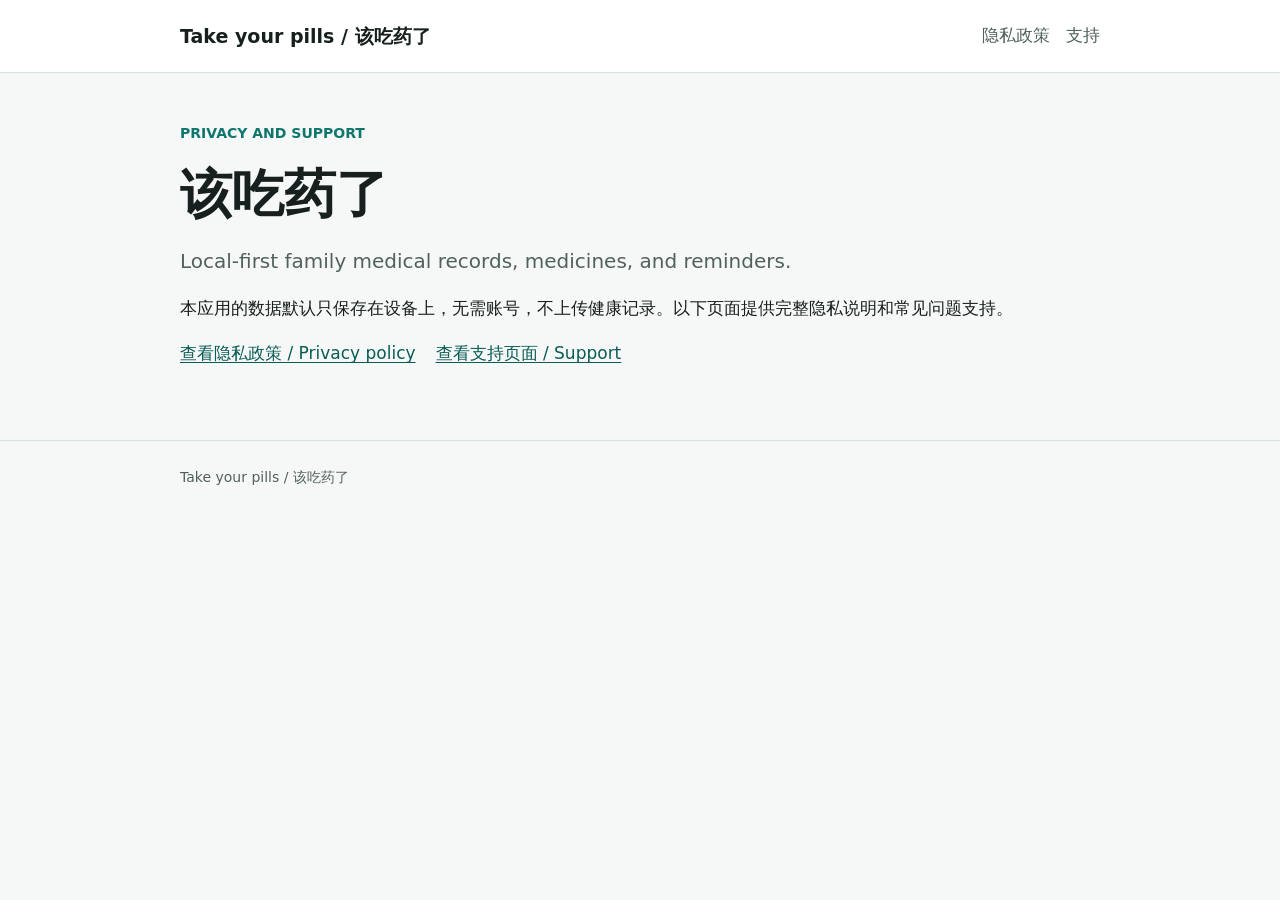
<file: index.html>
<!doctype html>
<html lang="zh-CN">
<head>
  <meta charset="utf-8">
  <meta name="viewport" content="width=device-width, initial-scale=1">
  <meta name="description" content="Privacy policy and support for Take your pills / 该吃药了.">
  <title>Take your pills - Privacy and Support</title>
  <link rel="stylesheet" href="site.css">
</head>
<body>
  <a class="skip-link" href="#content">跳到主要内容</a>
  <header class="site-header">
    <div class="site-header__inner">
      <a class="brand" href="index.html">Take your pills / 该吃药了</a>
      <nav class="site-nav" aria-label="Primary">
        <a href="privacy-policy.html">隐私政策</a>
        <a href="support.html">支持</a>
      </nav>
    </div>
  </header>

  <main id="content">
    <p class="eyebrow">Privacy and support</p>
    <h1>该吃药了</h1>
    <p class="lead">Local-first family medical records, medicines, and reminders.</p>
    <p>本应用的数据默认只保存在设备上，无需账号，不上传健康记录。以下页面提供完整隐私说明和常见问题支持。</p>

    <div class="links">
      <a href="privacy-policy.html">查看隐私政策 / Privacy policy</a>
      <a href="support.html">查看支持页面 / Support</a>
    </div>
  </main>

  <footer class="site-footer">
    <div class="site-footer__inner">Take your pills / 该吃药了</div>
  </footer>
</body>
</html>
</file>
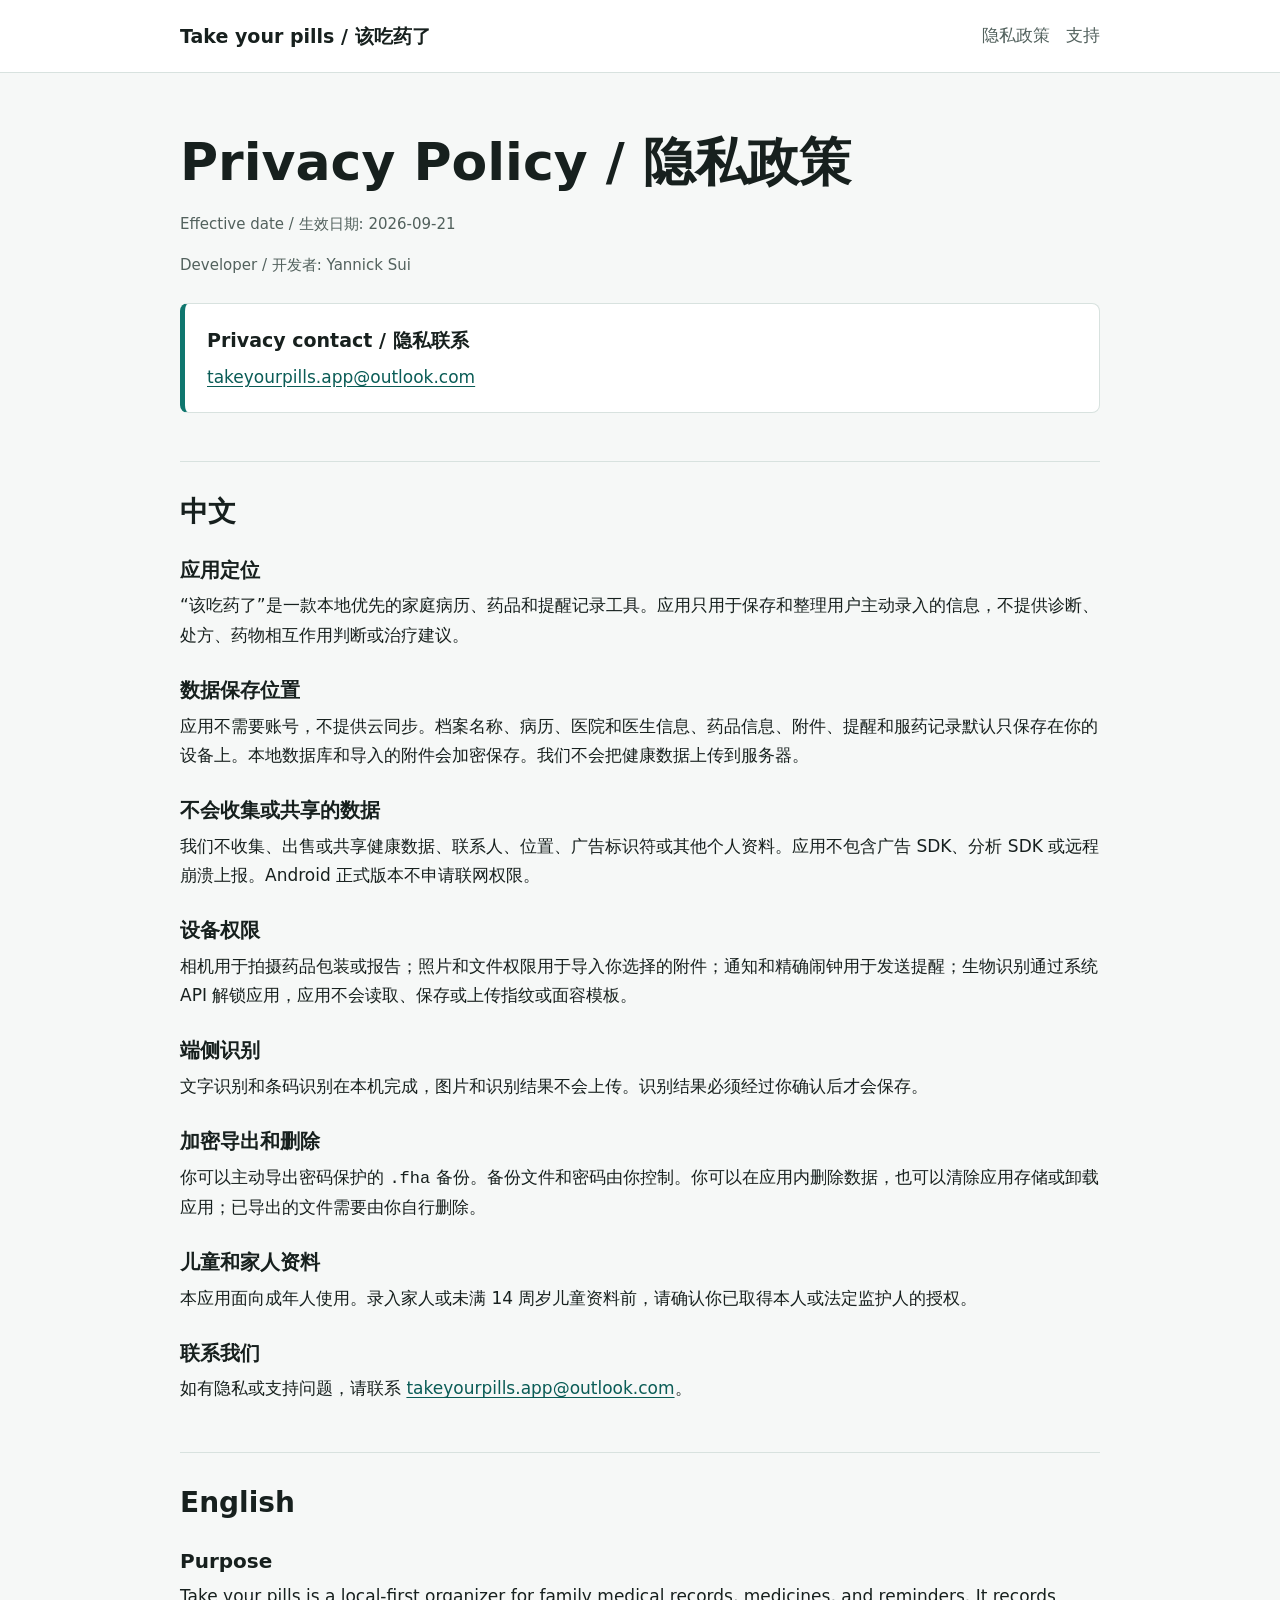
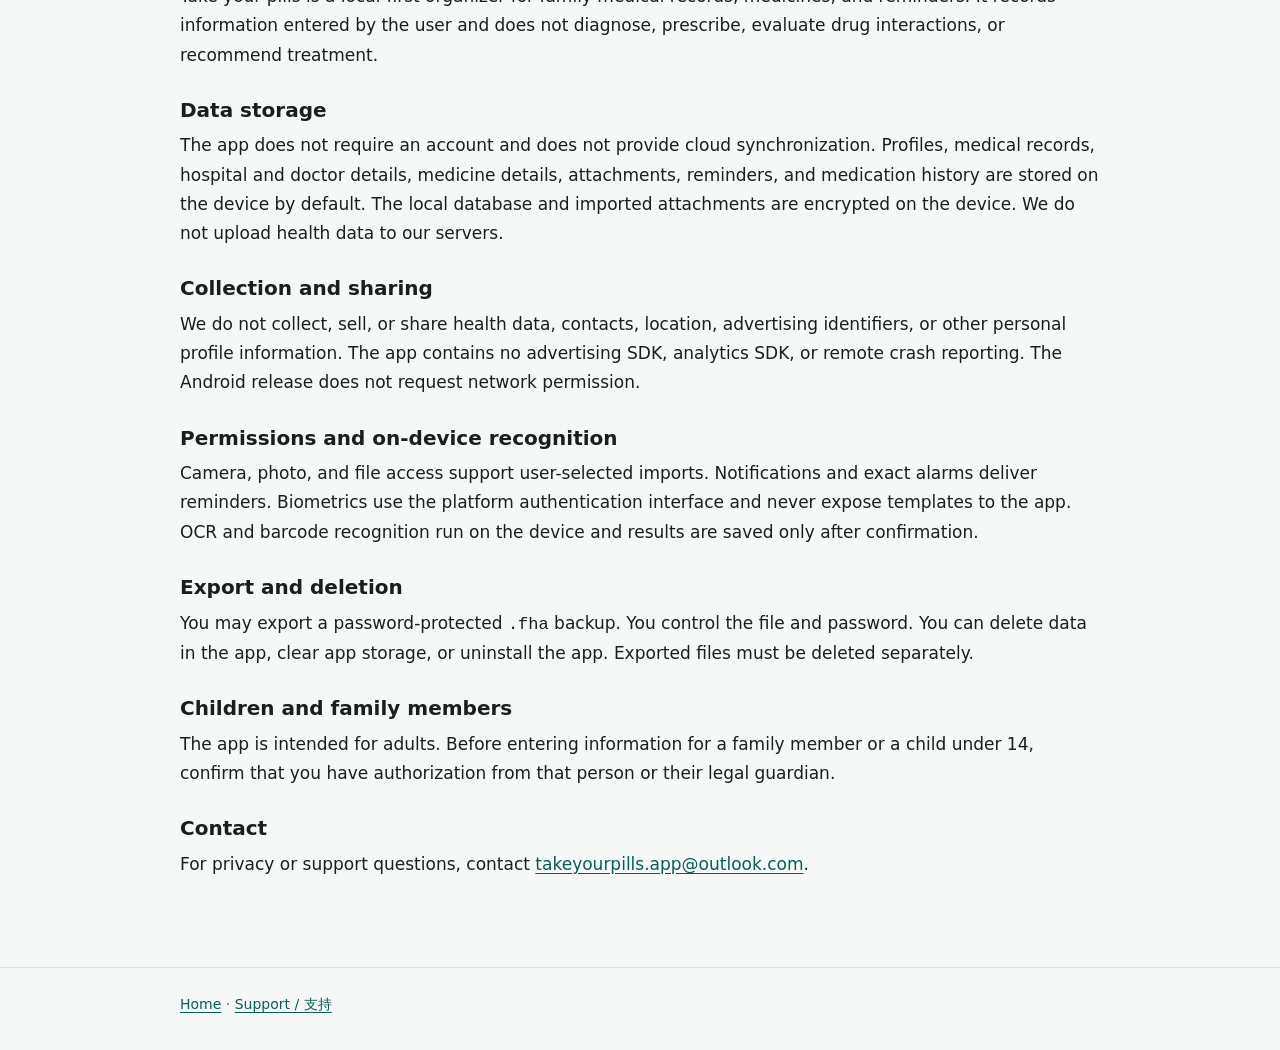
<file: privacy-policy.html>
<!doctype html>
<html lang="zh-CN">
<head>
  <meta charset="utf-8">
  <meta name="viewport" content="width=device-width, initial-scale=1">
  <meta name="description" content="Privacy policy for Take your pills / 该吃药了.">
  <title>Privacy Policy - Take your pills</title>
  <link rel="stylesheet" href="site.css">
</head>
<body>
  <a class="skip-link" href="#content">跳到主要内容</a>
  <header class="site-header">
    <div class="site-header__inner">
      <a class="brand" href="index.html">Take your pills / 该吃药了</a>
      <nav class="site-nav" aria-label="Primary">
        <a href="privacy-policy.html" aria-current="page">隐私政策</a>
        <a href="support.html">支持</a>
      </nav>
    </div>
  </header>

<main id="content">
  <h1>Privacy Policy / 隐私政策</h1>
  <p class="meta">Effective date / 生效日期: 2026-09-21</p>
  <p class="meta">Developer / 开发者: Yannick Sui</p>
  <div class="contact-panel">
    <strong>Privacy contact / 隐私联系</strong>
    <span><a href="mailto:takeyourpills.app@outlook.com">takeyourpills.app@outlook.com</a></span>
  </div>

  <section class="language-section" lang="zh-CN">
    <h2>中文</h2>
    <h3>应用定位</h3>
    <p>“该吃药了”是一款本地优先的家庭病历、药品和提醒记录工具。应用只用于保存和整理用户主动录入的信息，不提供诊断、处方、药物相互作用判断或治疗建议。</p>
    <h3>数据保存位置</h3>
    <p>应用不需要账号，不提供云同步。档案名称、病历、医院和医生信息、药品信息、附件、提醒和服药记录默认只保存在你的设备上。本地数据库和导入的附件会加密保存。我们不会把健康数据上传到服务器。</p>
    <h3>不会收集或共享的数据</h3>
    <p>我们不收集、出售或共享健康数据、联系人、位置、广告标识符或其他个人资料。应用不包含广告 SDK、分析 SDK 或远程崩溃上报。Android 正式版本不申请联网权限。</p>
    <h3>设备权限</h3>
    <p>相机用于拍摄药品包装或报告；照片和文件权限用于导入你选择的附件；通知和精确闹钟用于发送提醒；生物识别通过系统 API 解锁应用，应用不会读取、保存或上传指纹或面容模板。</p>
    <h3>端侧识别</h3>
    <p>文字识别和条码识别在本机完成，图片和识别结果不会上传。识别结果必须经过你确认后才会保存。</p>
    <h3>加密导出和删除</h3>
    <p>你可以主动导出密码保护的 <code>.fha</code> 备份。备份文件和密码由你控制。你可以在应用内删除数据，也可以清除应用存储或卸载应用；已导出的文件需要由你自行删除。</p>
    <h3>儿童和家人资料</h3>
    <p>本应用面向成年人使用。录入家人或未满 14 周岁儿童资料前，请确认你已取得本人或法定监护人的授权。</p>
    <h3>联系我们</h3>
    <p>如有隐私或支持问题，请联系 <a href="mailto:takeyourpills.app@outlook.com">takeyourpills.app@outlook.com</a>。</p>
  </section>

  <section class="language-section" lang="en">
    <h2>English</h2>
    <h3>Purpose</h3>
    <p>Take your pills is a local-first organizer for family medical records, medicines, and reminders. It records information entered by the user and does not diagnose, prescribe, evaluate drug interactions, or recommend treatment.</p>
    <h3>Data storage</h3>
    <p>The app does not require an account and does not provide cloud synchronization. Profiles, medical records, hospital and doctor details, medicine details, attachments, reminders, and medication history are stored on the device by default. The local database and imported attachments are encrypted on the device. We do not upload health data to our servers.</p>
    <h3>Collection and sharing</h3>
    <p>We do not collect, sell, or share health data, contacts, location, advertising identifiers, or other personal profile information. The app contains no advertising SDK, analytics SDK, or remote crash reporting. The Android release does not request network permission.</p>
    <h3>Permissions and on-device recognition</h3>
    <p>Camera, photo, and file access support user-selected imports. Notifications and exact alarms deliver reminders. Biometrics use the platform authentication interface and never expose templates to the app. OCR and barcode recognition run on the device and results are saved only after confirmation.</p>
    <h3>Export and deletion</h3>
    <p>You may export a password-protected <code>.fha</code> backup. You control the file and password. You can delete data in the app, clear app storage, or uninstall the app. Exported files must be deleted separately.</p>
    <h3>Children and family members</h3>
    <p>The app is intended for adults. Before entering information for a family member or a child under 14, confirm that you have authorization from that person or their legal guardian.</p>
    <h3>Contact</h3>
    <p>For privacy or support questions, contact <a href="mailto:takeyourpills.app@outlook.com">takeyourpills.app@outlook.com</a>.</p>
  </section>
</main>
  <footer class="site-footer">
    <div class="site-footer__inner">
      <a href="index.html">Home</a> · <a href="support.html">Support / 支持</a>
    </div>
  </footer>
</body>
</html>
</file>
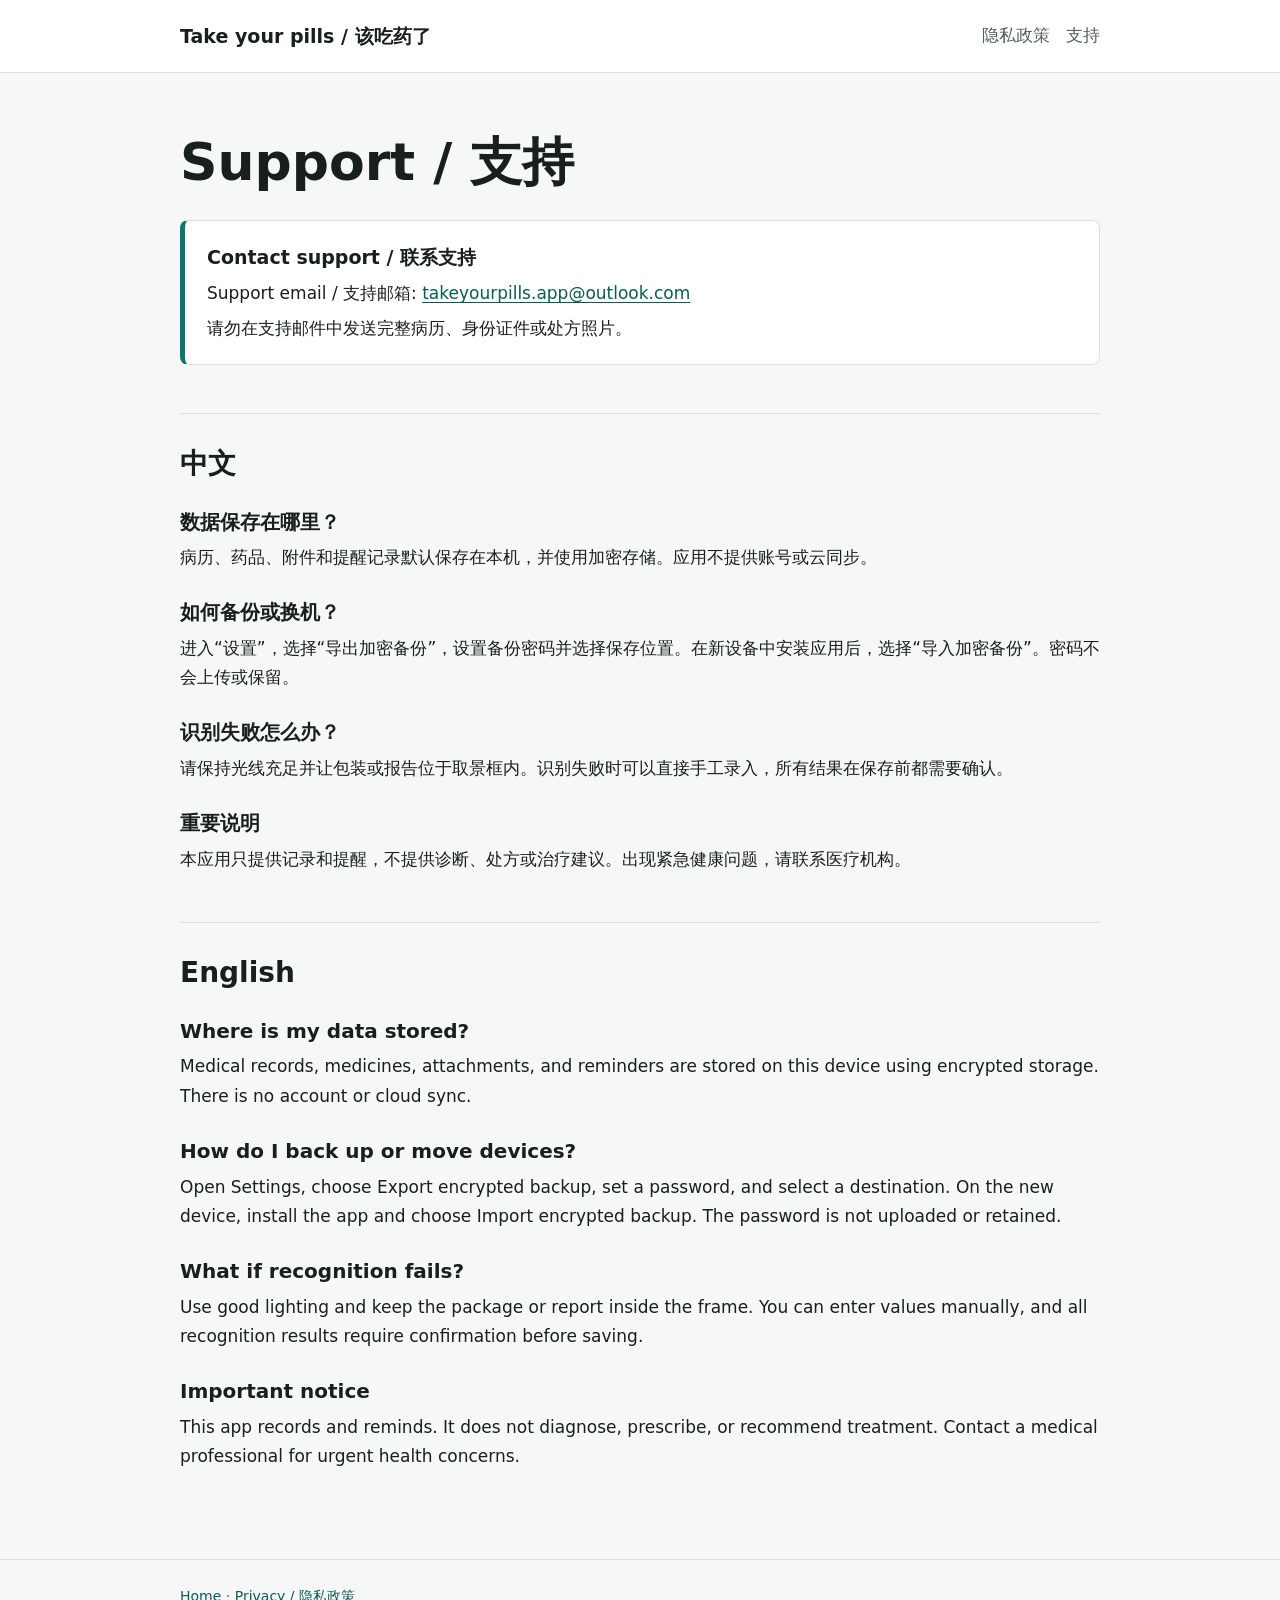
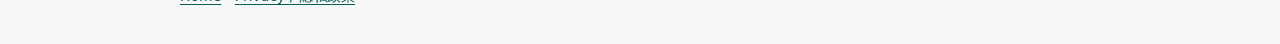
<file: support.html>
<!doctype html>
<html lang="zh-CN">
<head>
  <meta charset="utf-8">
  <meta name="viewport" content="width=device-width, initial-scale=1">
  <meta name="description" content="Support for Take your pills / 该吃药了.">
  <title>Support - Take your pills</title>
  <link rel="stylesheet" href="site.css">
</head>
<body>
  <a class="skip-link" href="#content">跳到主要内容</a>
  <header class="site-header">
    <div class="site-header__inner">
      <a class="brand" href="index.html">Take your pills / 该吃药了</a>
      <nav class="site-nav" aria-label="Primary">
        <a href="privacy-policy.html">隐私政策</a>
        <a href="support.html" aria-current="page">支持</a>
      </nav>
    </div>
  </header>

<main id="content">
  <h1>Support / 支持</h1>
  <div class="contact-panel">
    <strong>Contact support / 联系支持</strong>
    <span>Support email / 支持邮箱: <a href="mailto:takeyourpills.app@outlook.com">takeyourpills.app@outlook.com</a></span>
    <span>请勿在支持邮件中发送完整病历、身份证件或处方照片。</span>
  </div>

  <section class="language-section" lang="zh-CN">
    <h2>中文</h2>
    <h3>数据保存在哪里？</h3>
    <p>病历、药品、附件和提醒记录默认保存在本机，并使用加密存储。应用不提供账号或云同步。</p>
    <h3>如何备份或换机？</h3>
    <p>进入“设置”，选择“导出加密备份”，设置备份密码并选择保存位置。在新设备中安装应用后，选择“导入加密备份”。密码不会上传或保留。</p>
    <h3>识别失败怎么办？</h3>
    <p>请保持光线充足并让包装或报告位于取景框内。识别失败时可以直接手工录入，所有结果在保存前都需要确认。</p>
    <h3>重要说明</h3>
    <p>本应用只提供记录和提醒，不提供诊断、处方或治疗建议。出现紧急健康问题，请联系医疗机构。</p>
  </section>

  <section class="language-section" lang="en">
    <h2>English</h2>
    <h3>Where is my data stored?</h3>
    <p>Medical records, medicines, attachments, and reminders are stored on this device using encrypted storage. There is no account or cloud sync.</p>
    <h3>How do I back up or move devices?</h3>
    <p>Open Settings, choose Export encrypted backup, set a password, and select a destination. On the new device, install the app and choose Import encrypted backup. The password is not uploaded or retained.</p>
    <h3>What if recognition fails?</h3>
    <p>Use good lighting and keep the package or report inside the frame. You can enter values manually, and all recognition results require confirmation before saving.</p>
    <h3>Important notice</h3>
    <p>This app records and reminds. It does not diagnose, prescribe, or recommend treatment. Contact a medical professional for urgent health concerns.</p>
  </section>
</main>
  <footer class="site-footer">
    <div class="site-footer__inner">
      <a href="index.html">Home</a> · <a href="privacy-policy.html">Privacy / 隐私政策</a>
    </div>
  </footer>
</body>
</html>
</file>
<file: site.css>
:root {
  color-scheme: light dark;
  --background: #f6f8f7;
  --surface: #ffffff;
  --text: #17201e;
  --muted: #52615d;
  --border: #d8e2df;
  --primary: #0f766e;
  --primary-strong: #0a5c56;
  --accent: #9a3412;
  font-family: "Segoe UI", "Microsoft YaHei UI", system-ui, sans-serif;
}

@media (prefers-color-scheme: dark) {
  :root {
    --background: #101715;
    --surface: #17211f;
    --text: #edf5f2;
    --muted: #b8c8c4;
    --border: #344742;
    --primary: #6fd5c9;
    --primary-strong: #9ae5dc;
    --accent: #fdba74;
  }
}

* {
  box-sizing: border-box;
}

html {
  scroll-behavior: smooth;
}

body {
  margin: 0;
  background: var(--background);
  color: var(--text);
  font-size: 17px;
  line-height: 1.72;
}

a {
  color: var(--primary-strong);
  text-underline-offset: 0.2em;
}

a:focus-visible {
  outline: 3px solid var(--accent);
  outline-offset: 3px;
}

.skip-link {
  position: absolute;
  left: -9999px;
  top: 0;
  background: var(--surface);
  padding: 10px 16px;
}

.skip-link:focus {
  left: 16px;
  z-index: 10;
}

.site-header {
  border-bottom: 1px solid var(--border);
  background: var(--surface);
}

.site-header__inner,
main,
.site-footer__inner {
  width: min(920px, calc(100% - 32px));
  margin: 0 auto;
}

.site-header__inner {
  min-height: 72px;
  display: flex;
  align-items: center;
  justify-content: space-between;
  gap: 24px;
}

.brand {
  color: var(--text);
  font-size: 19px;
  font-weight: 700;
  text-decoration: none;
  white-space: nowrap;
}

.site-nav {
  display: flex;
  flex-wrap: wrap;
  gap: 16px;
}

.site-nav a {
  color: var(--muted);
  text-decoration: none;
}

.site-nav a:hover {
  color: var(--primary-strong);
}

main {
  padding: 48px 0 72px;
}

.eyebrow {
  color: var(--primary);
  font-size: 14px;
  font-weight: 700;
  text-transform: uppercase;
}

h1,
h2,
h3 {
  line-height: 1.28;
  text-wrap: balance;
}

h1 {
  margin: 8px 0 16px;
  font-size: clamp(32px, 6vw, 52px);
}

h2 {
  margin: 0 0 18px;
  font-size: 28px;
}

h3 {
  margin: 28px 0 8px;
  font-size: 20px;
}

p,
ul {
  margin: 0 0 16px;
}

ul {
  padding-left: 1.3em;
}

.lead {
  color: var(--muted);
  font-size: 20px;
  max-width: 760px;
}

.meta {
  color: var(--muted);
  font-size: 15px;
}

.section {
  margin-top: 40px;
  padding-top: 8px;
}

.language-section {
  margin-top: 48px;
  padding-top: 32px;
  border-top: 1px solid var(--border);
}

.notice,
.contact-panel {
  margin: 24px 0;
  padding: 20px 22px;
  border: 1px solid var(--border);
  border-left: 5px solid var(--primary);
  border-radius: 8px;
  background: var(--surface);
}

.contact-panel {
  display: grid;
  gap: 6px;
}

.contact-panel strong {
  font-size: 19px;
}

.links {
  display: flex;
  flex-wrap: wrap;
  gap: 12px 20px;
  margin-top: 12px;
}

.site-footer {
  border-top: 1px solid var(--border);
  color: var(--muted);
  font-size: 14px;
}

.site-footer__inner {
  padding: 24px 0 36px;
}

@media (max-width: 620px) {
  body {
    font-size: 16px;
  }

  .site-header__inner {
    align-items: flex-start;
    flex-direction: column;
    padding: 16px 0;
  }

  main {
    padding-top: 32px;
  }
}
</file>
